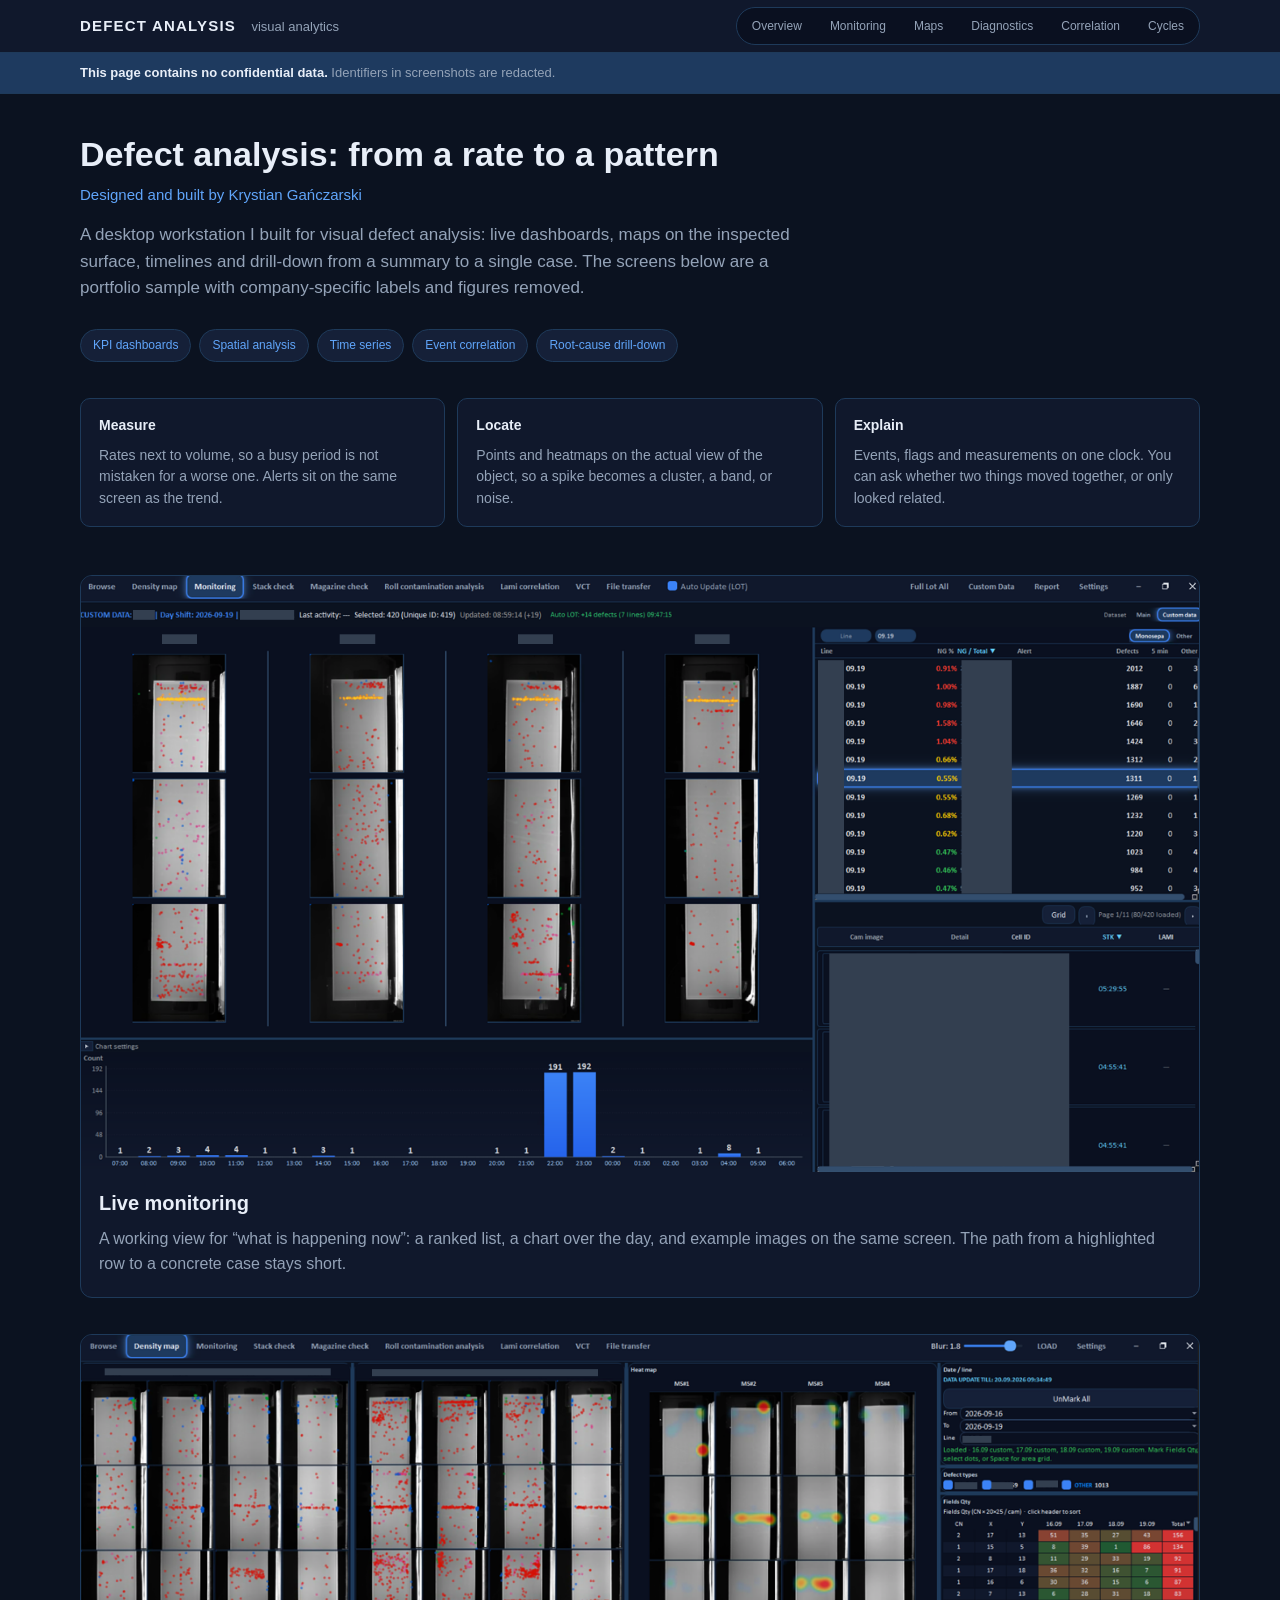
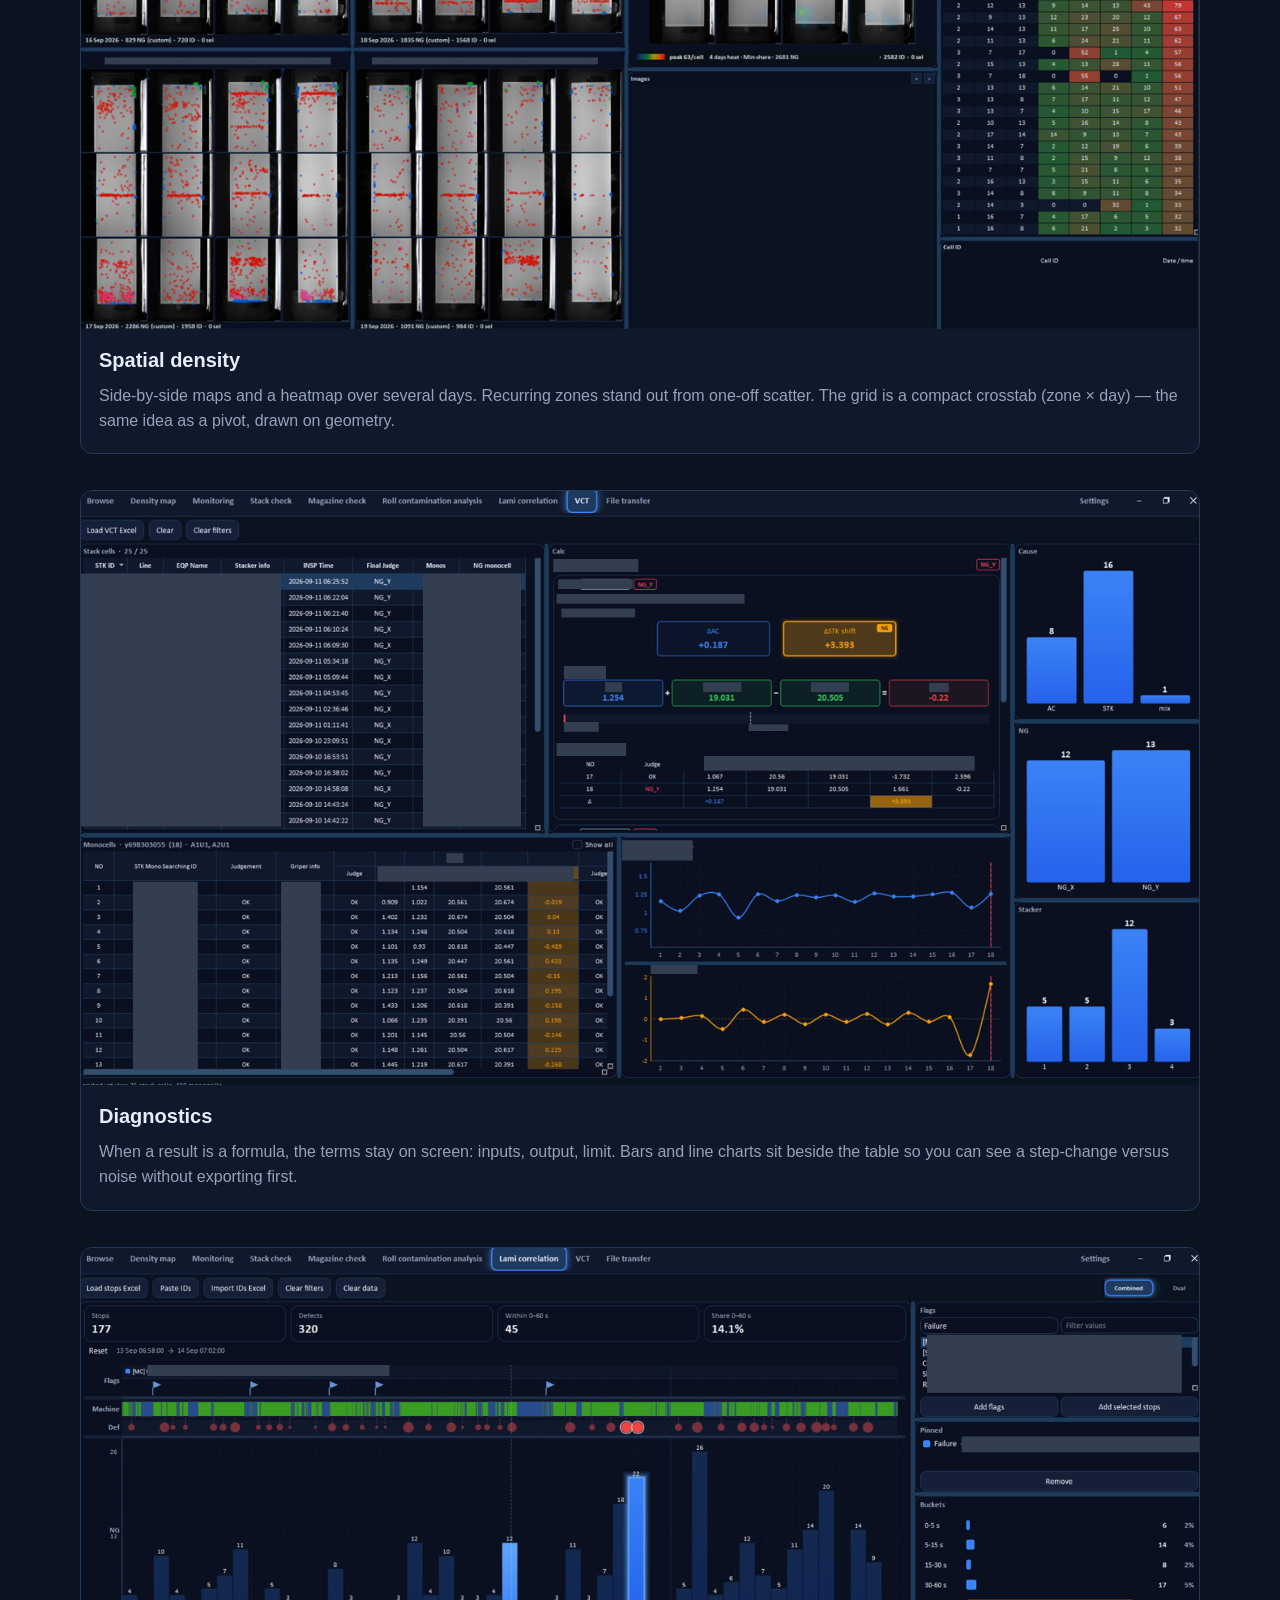
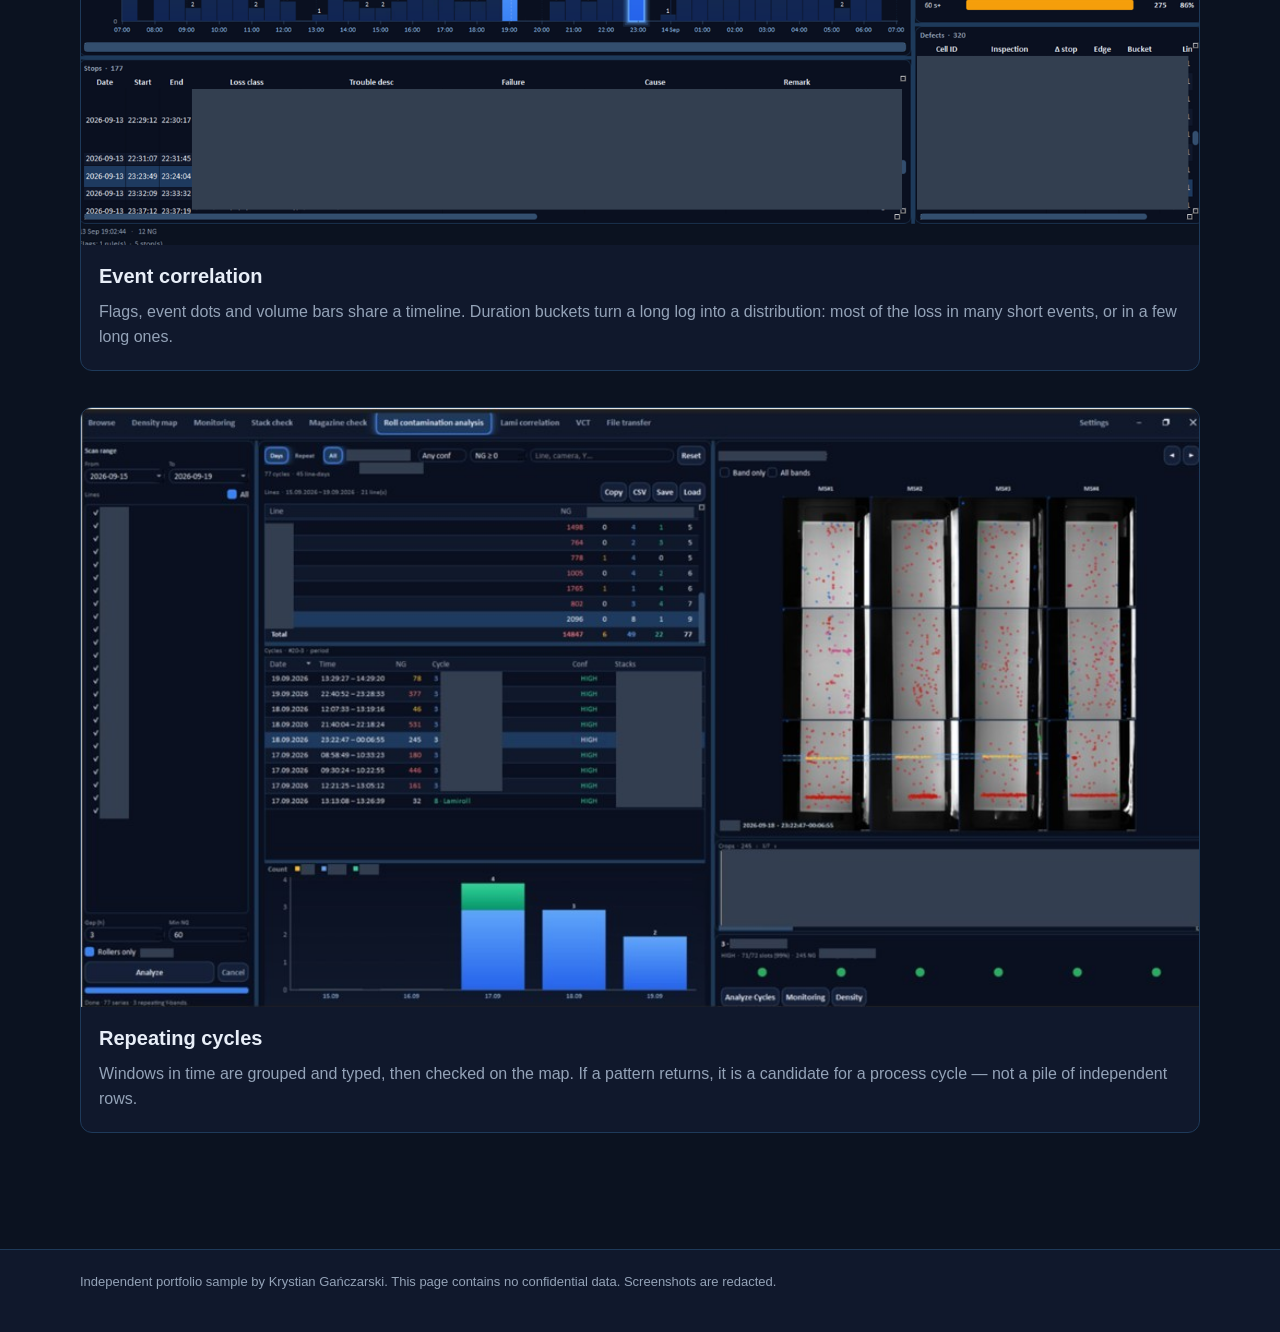
<file: index.html>
<!DOCTYPE html>
<html lang="en">
  <head>
    <meta charset="utf-8" />
    <meta name="viewport" content="width=device-width, initial-scale=1" />
    <title>Defect Analysis — visual analytics</title>
    <meta
      name="description"
      content="Defect analysis workstation: live KPIs, spatial maps, time series and drill-down. Screenshots are redacted. No confidential data."
    />
    <link rel="stylesheet" href="styles.css" />
  </head>
  <body>
    <header class="chrome">
      <div class="wrap top">
        <div class="brand">Defect Analysis <span>visual analytics</span></div>
        <nav class="tabs" aria-label="On this page">
          <a href="#overview">Overview</a>
          <a href="#monitoring">Monitoring</a>
          <a href="#density">Maps</a>
          <a href="#diagnostics">Diagnostics</a>
          <a href="#correlation">Correlation</a>
          <a href="#cycles">Cycles</a>
        </nav>
      </div>
    </header>

    <div class="notice">
      <div class="wrap">
        <strong>This page contains no confidential data.</strong>
        Identifiers in screenshots are redacted.
      </div>
    </div>

    <main class="wrap">
      <section class="hero" id="overview">
        <h1>Defect analysis: from a rate to a pattern</h1>
        <p class="byline">Designed and built by Krystian Gańczarski</p>
        <p class="lead">
          A desktop workstation I built for visual defect analysis: live
          dashboards, maps on the inspected surface, timelines and drill-down
          from a summary to a single case. The screens below are a portfolio
          sample with company-specific labels and figures removed.
        </p>
        <ul class="tags">
          <li>KPI dashboards</li>
          <li>Spatial analysis</li>
          <li>Time series</li>
          <li>Event correlation</li>
          <li>Root-cause drill-down</li>
        </ul>
      </section>

      <section class="grid-3">
        <article class="card">
          <h2>Measure</h2>
          <p>
            Rates next to volume, so a busy period is not mistaken for a worse
            one. Alerts sit on the same screen as the trend.
          </p>
        </article>
        <article class="card">
          <h2>Locate</h2>
          <p>
            Points and heatmaps on the actual view of the object, so a spike
            becomes a cluster, a band, or noise.
          </p>
        </article>
        <article class="card">
          <h2>Explain</h2>
          <p>
            Events, flags and measurements on one clock. You can ask whether
            two things moved together, or only looked related.
          </p>
        </article>
      </section>

      <article class="feature" id="monitoring">
        <img
          src="assets/red3.png"
          alt="Monitoring dashboard with spatial overlays and a time chart. Identifiers redacted."
          width="1907"
          height="1018"
        />
        <div class="copy">
          <h2>Live monitoring</h2>
          <p>
            A working view for “what is happening now”: a ranked list, a chart
            over the day, and example images on the same screen. The path from
            a highlighted row to a concrete case stays short.
          </p>
        </div>
      </article>

      <article class="feature" id="density">
        <img
          src="assets/red4.png"
          alt="Spatial density maps and a heatmap across several days. Identifiers redacted."
          width="1907"
          height="1014"
        />
        <div class="copy">
          <h2>Spatial density</h2>
          <p>
            Side-by-side maps and a heatmap over several days. Recurring zones
            stand out from one-off scatter. The grid is a compact crosstab
            (zone × day) — the same idea as a pivot, drawn on geometry.
          </p>
        </div>
      </article>

      <article class="feature" id="diagnostics">
        <img
          src="assets/red2.png"
          alt="Diagnostic view with a calculation panel, cause bars and time-series charts. Identifiers redacted."
          width="1907"
          height="1016"
        />
        <div class="copy">
          <h2>Diagnostics</h2>
          <p>
            When a result is a formula, the terms stay on screen: inputs,
            output, limit. Bars and line charts sit beside the table so you can
            see a step-change versus noise without exporting first.
          </p>
        </div>
      </article>

      <article class="feature" id="correlation">
        <img
          src="assets/red1.png"
          alt="Timeline correlating flags, events and hourly volume. Identifiers redacted."
          width="1912"
          height="1018"
        />
        <div class="copy">
          <h2>Event correlation</h2>
          <p>
            Flags, event dots and volume bars share a timeline. Duration
            buckets turn a long log into a distribution: most of the loss in
            many short events, or in a few long ones.
          </p>
        </div>
      </article>

      <article class="feature" id="cycles">
        <img
          src="assets/cycles.jpg?v=2"
          alt="Cycle analysis with a table, daily bars and spatial confirmation. Identifiers redacted."
          width="1905"
          height="1015"
        />
        <div class="copy">
          <h2>Repeating cycles</h2>
          <p>
            Windows in time are grouped and typed, then checked on the map. If
            a pattern returns, it is a candidate for a process cycle — not a
            pile of independent rows.
          </p>
        </div>
      </article>
    </main>

    <footer>
      <div class="wrap">
        Independent portfolio sample by Krystian Gańczarski.
        This page contains no confidential data. Screenshots are redacted.
      </div>
    </footer>
  </body>
</html>
</file>
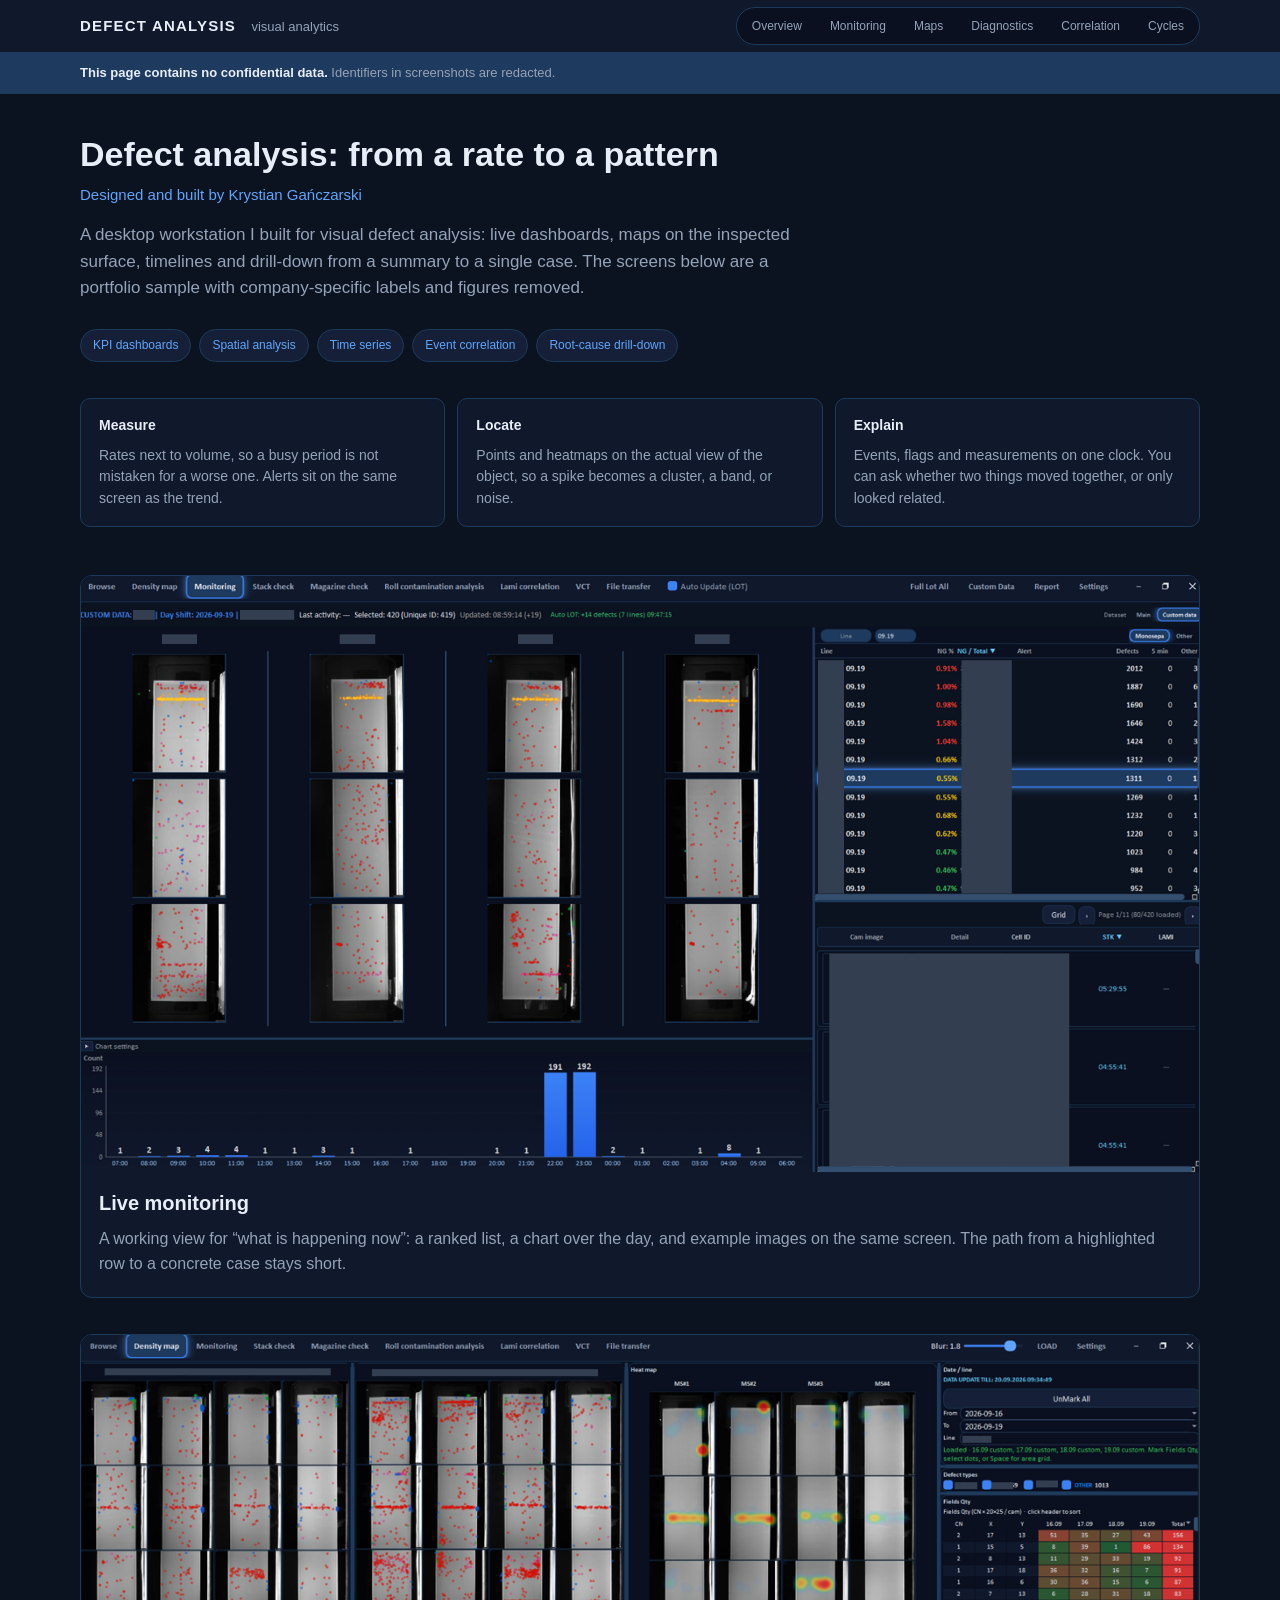
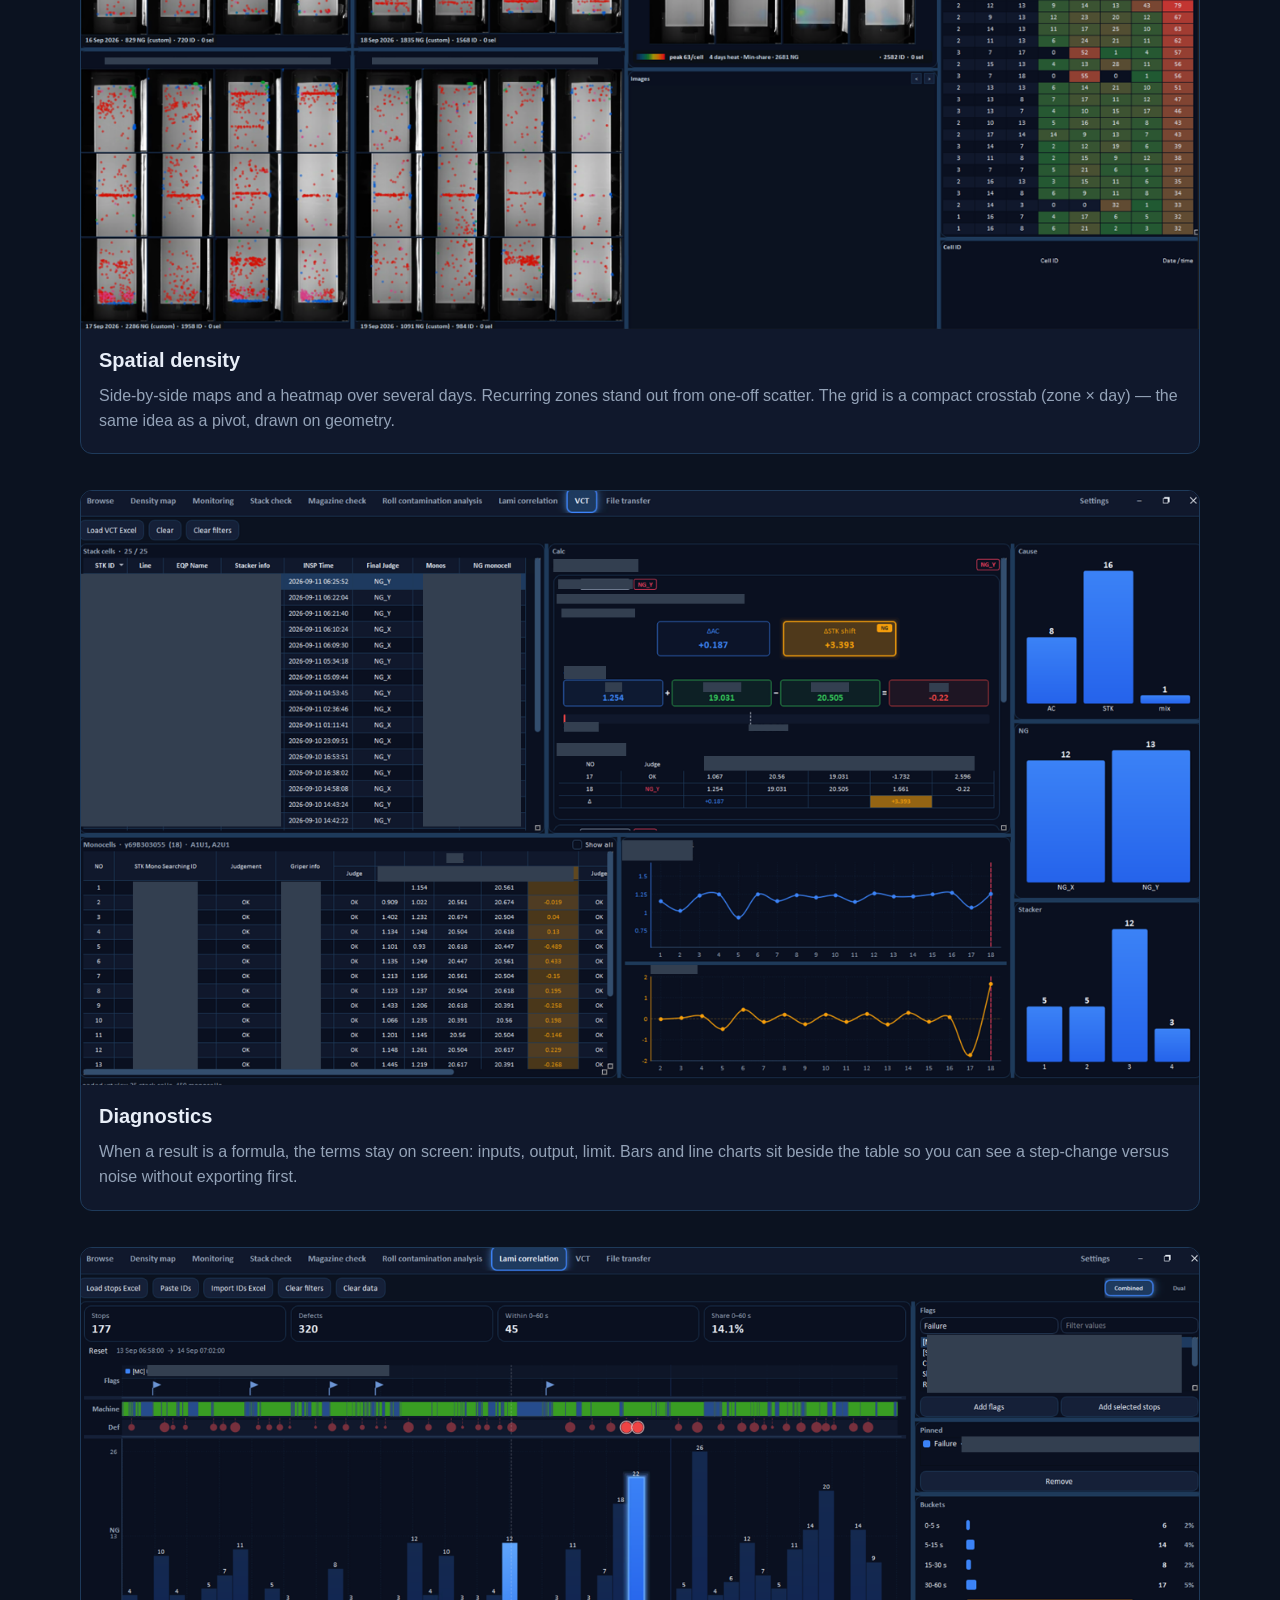
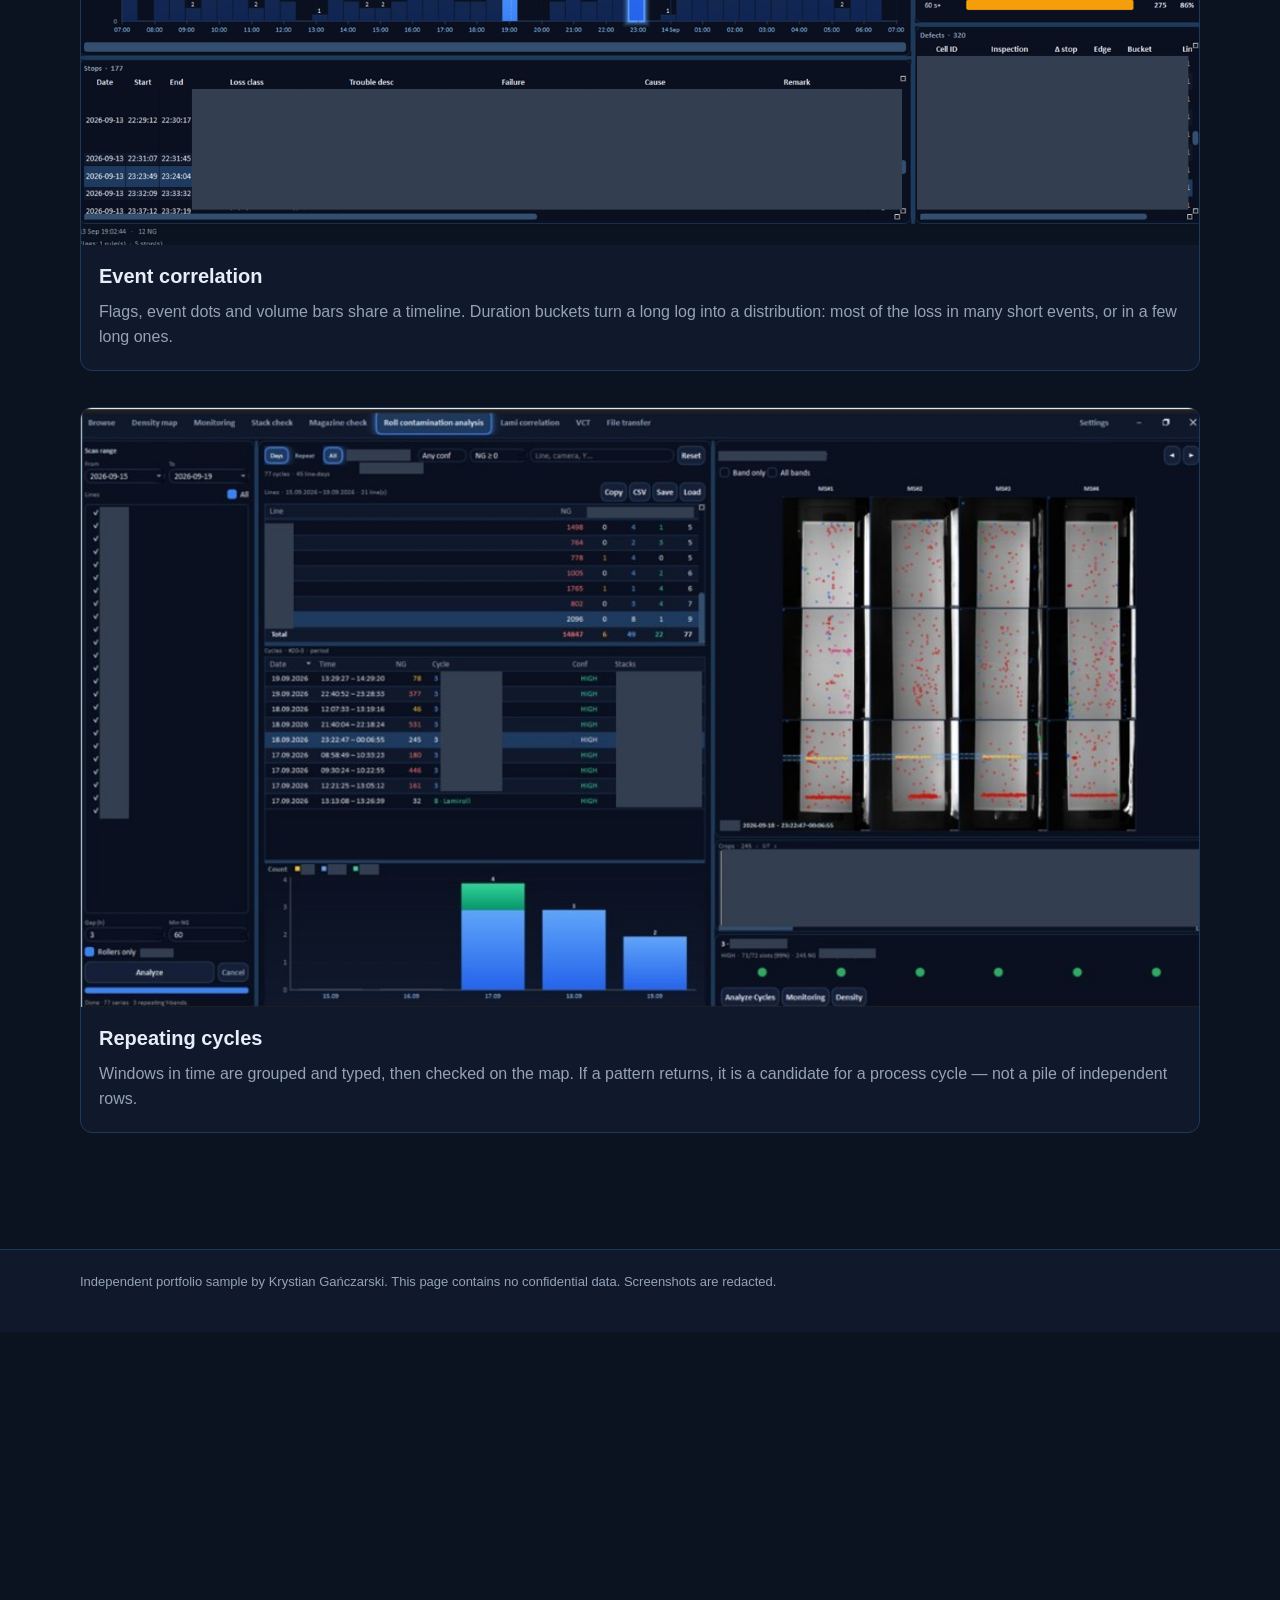
<file: analytics.html>
<!DOCTYPE html>
<html lang="en">
  <head>
    <meta charset="utf-8" />
    <meta http-equiv="refresh" content="0; url=index.html" />
    <title>Redirect</title>
    <link rel="canonical" href="index.html" />
  </head>
  <body>
    <p><a href="index.html">Continue to Defect Analysis</a></p>
  </body>
</html>
</file>
<file: styles.css>
:root {
  --window: #0b1220;
  --alt: #10182c;
  --base: #0a1020;
  --text: #e8eef8;
  --muted: #94a3b8;
  --border: #1e3a5a;
  --border-strong: #334e6e;
  --button: #152038;
  --button-hover: #1d2d4a;
  --accent: #3b82f6;
  --accent-hover: #60a5fa;
  --link: #93c5fd;
  --highlight: #1e3a5f;
  --radius: 10px;
  --max: 1120px;
}

* {
  box-sizing: border-box;
}

html {
  scroll-behavior: smooth;
}

html,
body {
  margin: 0;
  padding: 0;
}

body {
  font-family: "Segoe UI", Calibri, sans-serif;
  color: var(--text);
  background: var(--window);
  line-height: 1.55;
}

a {
  color: var(--link);
}

.wrap {
  width: min(var(--max), calc(100% - 40px));
  margin: 0 auto;
}

.chrome {
  position: sticky;
  top: 0;
  z-index: 20;
  background: var(--alt);
  border-bottom: 1px solid var(--border);
}

.top {
  display: flex;
  justify-content: space-between;
  align-items: center;
  gap: 20px;
  min-height: 52px;
}

.brand {
  font-size: 15px;
  font-weight: 600;
  letter-spacing: 0.08em;
  text-transform: uppercase;
}

.brand span {
  margin-left: 10px;
  color: var(--muted);
  font-weight: 400;
  letter-spacing: 0;
  text-transform: none;
  font-size: 13px;
}

.tabs {
  display: flex;
  gap: 4px;
  background: var(--base);
  border: 1px solid var(--border);
  border-radius: 999px;
  padding: 3px;
}

.tabs a {
  color: var(--muted);
  text-decoration: none;
  font-size: 12px;
  padding: 6px 12px;
  border-radius: 999px;
}

.tabs a:hover,
.tabs a:focus {
  color: var(--text);
  background: var(--button-hover);
}

.notice {
  background: var(--highlight);
  border-bottom: 1px solid var(--border);
  color: var(--muted);
  font-size: 13px;
  padding: 10px 0;
}

.notice strong {
  color: var(--text);
}

main {
  padding: 40px 0 80px;
}

.hero h1 {
  font-size: 34px;
  font-weight: 600;
  line-height: 1.2;
  margin: 0 0 8px;
}

.byline {
  margin: 0 0 16px;
  font-size: 15px;
  color: var(--accent-hover);
}

.lead {
  font-size: 17px;
  color: var(--muted);
  max-width: 740px;
  margin: 0 0 28px;
}

.tags {
  display: flex;
  flex-wrap: wrap;
  gap: 8px;
  margin: 0 0 36px;
  padding: 0;
  list-style: none;
}

.tags li {
  font-size: 12px;
  color: var(--accent-hover);
  background: var(--button);
  border: 1px solid var(--border);
  border-radius: 999px;
  padding: 6px 12px;
}

.grid-3 {
  display: grid;
  grid-template-columns: repeat(3, 1fr);
  gap: 12px;
  margin-bottom: 48px;
}

.card {
  background: var(--alt);
  border: 1px solid var(--border);
  border-radius: var(--radius);
  padding: 16px 18px;
}

.card h2 {
  font-size: 14px;
  font-weight: 600;
  margin: 0 0 8px;
}

.card p {
  margin: 0;
  font-size: 14px;
  color: var(--muted);
}

.feature {
  margin-bottom: 36px;
  background: var(--alt);
  border: 1px solid var(--border);
  border-radius: 12px;
  overflow: hidden;
}

.feature img {
  display: block;
  width: 100%;
  height: auto;
  background: var(--base);
}

.copy {
  padding: 16px 18px 20px;
}

.copy h2 {
  font-size: 20px;
  font-weight: 600;
  margin: 0 0 8px;
}

.copy p {
  margin: 0 0 8px;
  color: var(--muted);
}

.copy p:last-child {
  margin-bottom: 0;
}

footer {
  border-top: 1px solid var(--border);
  padding: 22px 0 40px;
  font-size: 13px;
  color: var(--muted);
  background: var(--alt);
}

@media (max-width: 860px) {
  .top,
  .grid-3 {
    display: block;
  }

  .tabs {
    flex-wrap: wrap;
    border-radius: 12px;
    margin: 8px 0 10px;
  }

  .hero h1 {
    font-size: 26px;
  }

  .card {
    margin-bottom: 10px;
  }
}
</file>
